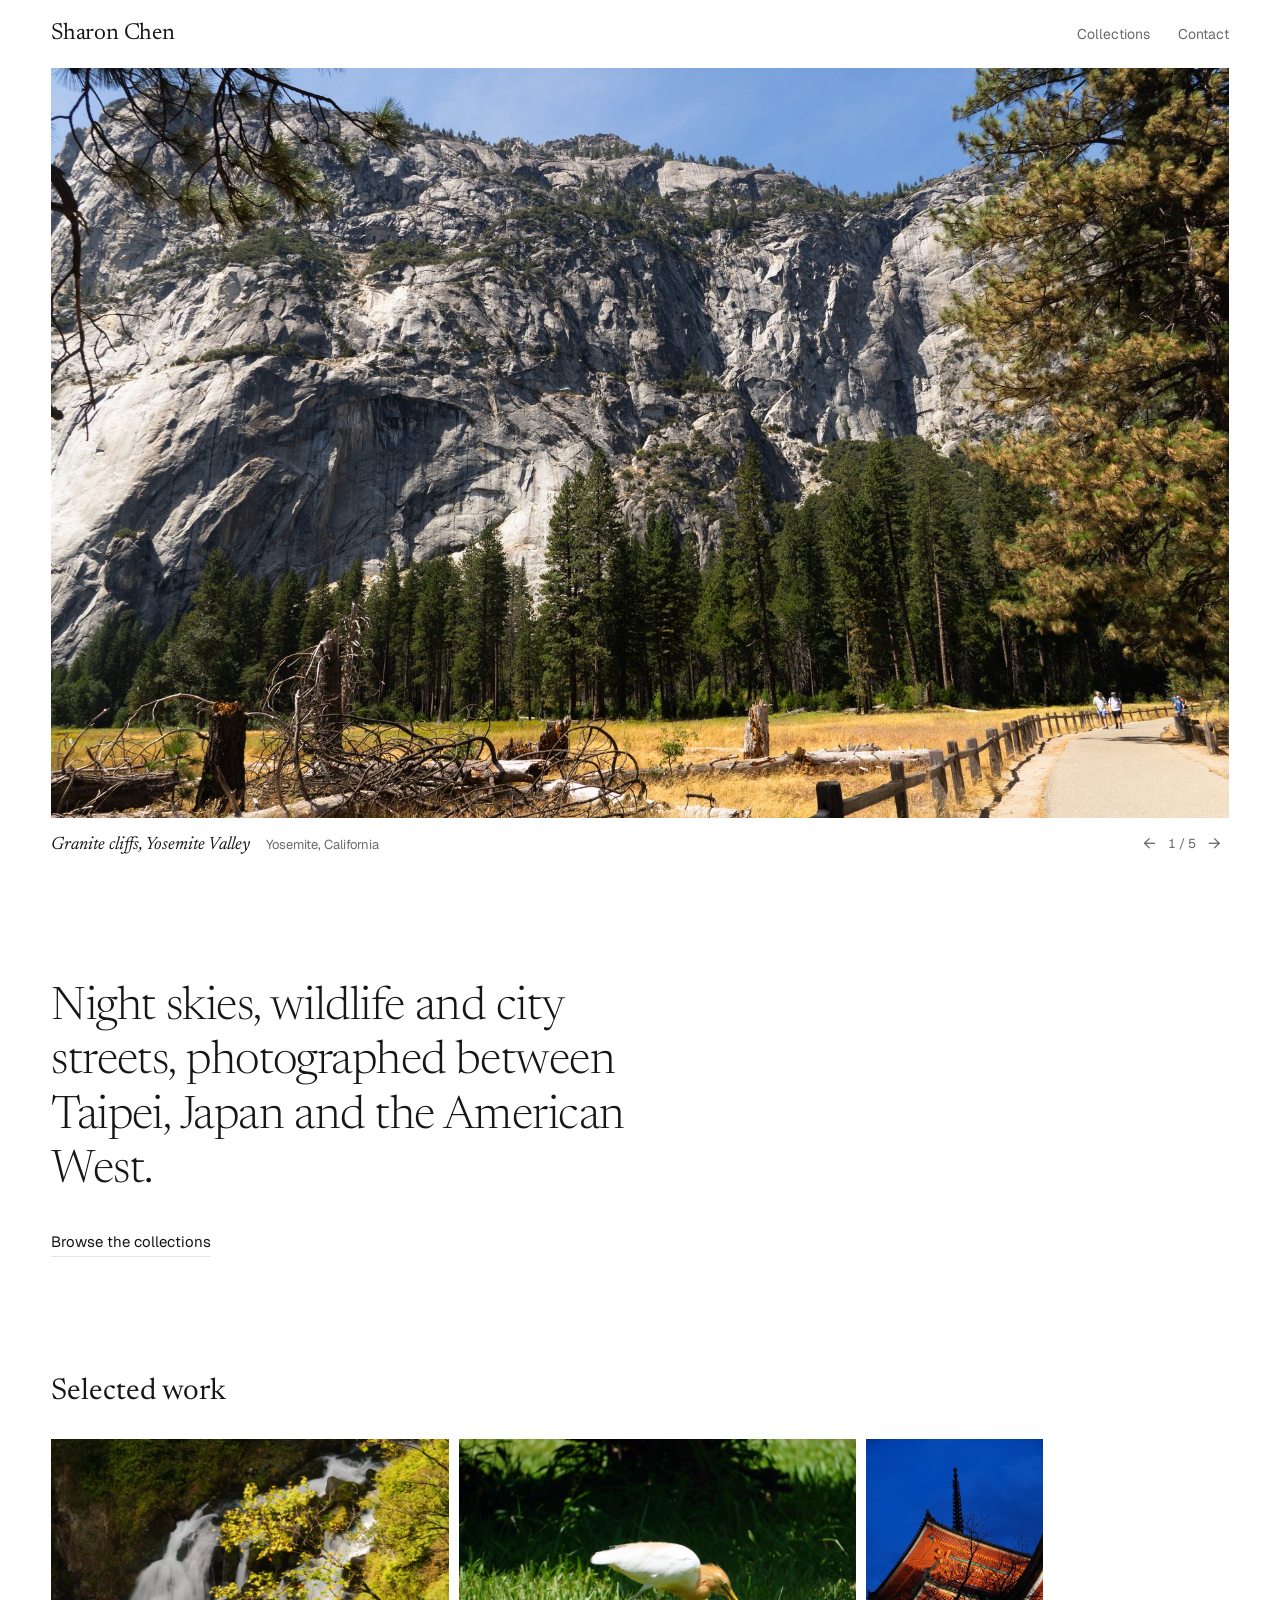
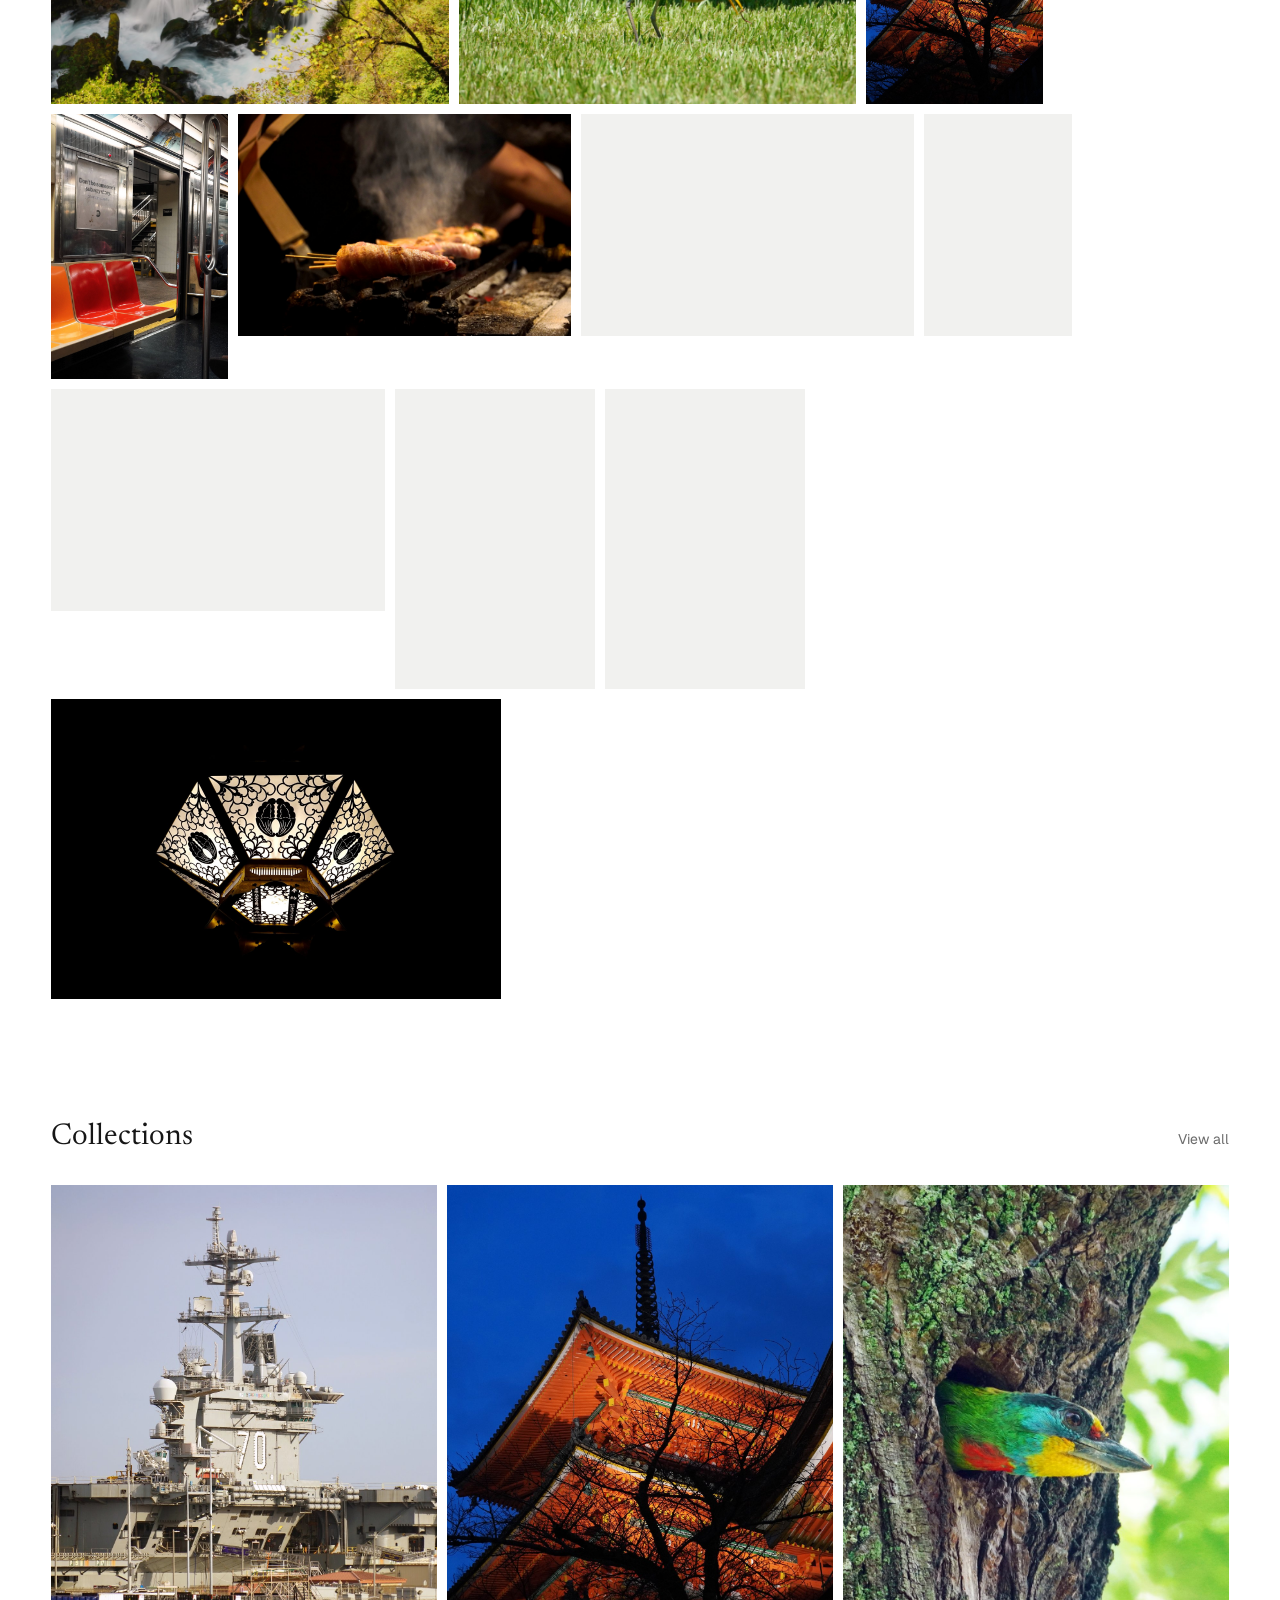
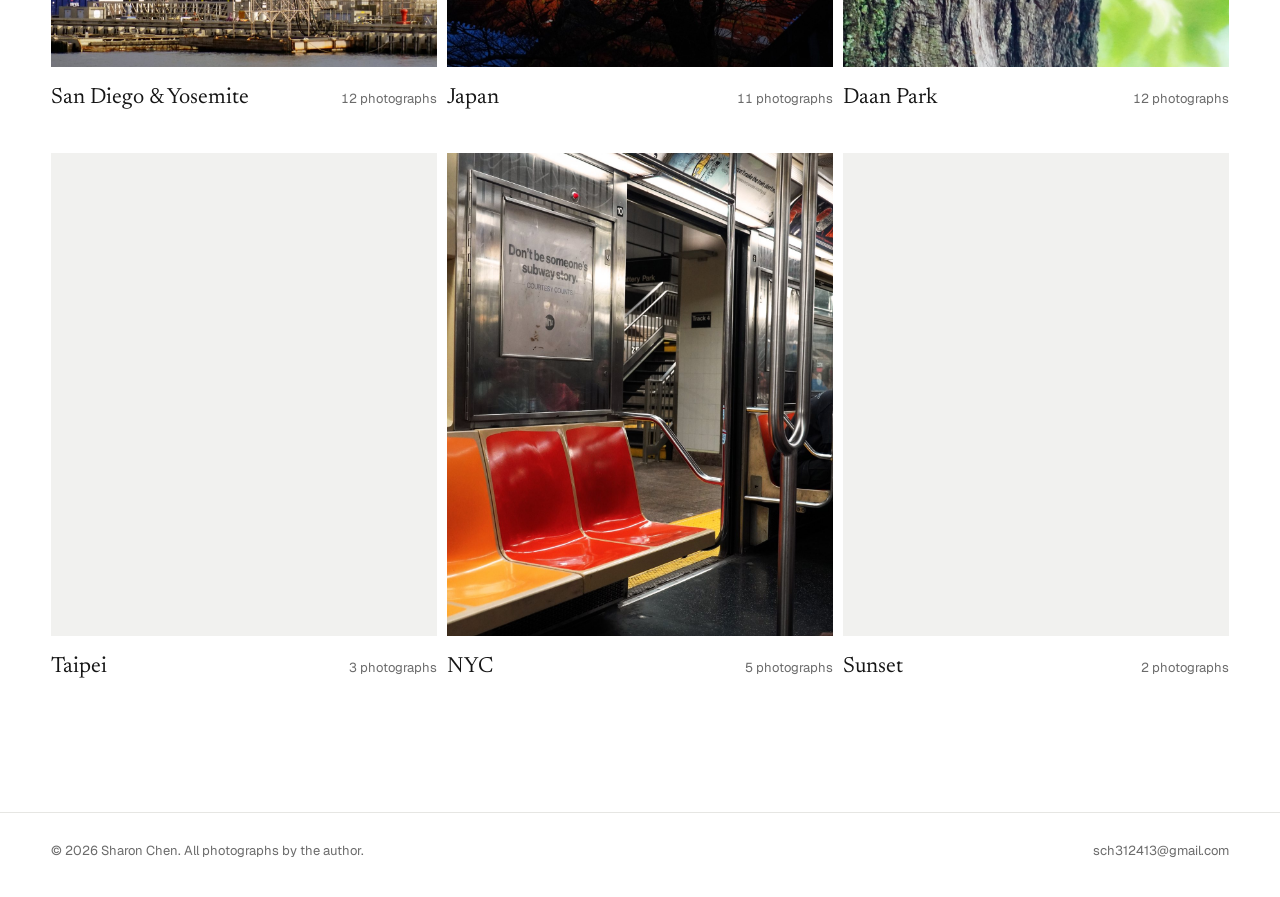
<file: index.html>
<!DOCTYPE html>
<html lang="en">
<head>
<meta charset="UTF-8" />
<meta name="viewport" content="width=device-width, initial-scale=1.0" />
<title>Sharon Chen — Photography</title>
<meta name="description" content="Photographs by Sharon Chen: night skies, wildlife and cities, from Taipei to Yosemite." />
<meta property="og:title" content="Sharon Chen — Photography" />
<meta property="og:description" content="Photographs by Sharon Chen: night skies, wildlife and cities, from Taipei to Yosemite." />
<meta property="og:image" content="photos/san-diego-yosemite/07.jpg" />
<meta name="theme-color" content="#ffffff" />
<link rel="preconnect" href="https://fonts.googleapis.com">
<link rel="preconnect" href="https://fonts.gstatic.com" crossorigin>
<link href="https://fonts.googleapis.com/css2?family=Geist:wght@400;500&family=Newsreader:ital,opsz,wght@0,6..72,300..500;1,6..72,300..500&display=swap" rel="stylesheet">
<link rel="stylesheet" href="css/style.css" />
</head>
<body>

<header class="site-header wrap">
  <a class="wordmark" href="index.html">Sharon Chen</a>
  <nav class="site-nav" aria-label="Main">
    <a href="photos.html">Collections</a>
    <a href="contact.html">Contact</a>
  </nav>
</header>

<main>
  <section class="wrap" aria-label="Featured photographs">
    <div class="hero" id="hero">
      <div id="hero-slides"></div>
    </div>
    <div class="hero-caption">
      <div class="hero-caption-text" aria-live="polite">
        <span class="hero-title" id="hero-title"></span>
        <span class="hero-place" id="hero-place"></span>
      </div>
      <div class="hero-controls">
        <button type="button" id="hero-prev" aria-label="Previous photo">&larr;</button>
        <span id="hero-count"></span>
        <button type="button" id="hero-next" aria-label="Next photo">&rarr;</button>
      </div>
    </div>
  </section>

  <section class="statement wrap">
    <p>Night skies, wildlife and city streets, photographed between Taipei, Japan and the American West.</p>
    <a class="text-link" href="photos.html">Browse the collections</a>
  </section>

  <section class="section wrap" aria-labelledby="selected-heading">
    <div class="section-head">
      <h2 id="selected-heading">Selected work</h2>
    </div>
    <div class="justified" id="selected-grid"></div>
  </section>

  <section class="section wrap" aria-labelledby="collections-heading">
    <div class="section-head">
      <h2 id="collections-heading">Collections</h2>
      <a href="photos.html">View all</a>
    </div>
    <div class="collections" id="home-collections"></div>
  </section>
</main>

<footer class="site-footer">
  <div class="wrap">
    <span>&copy; <span id="year"></span> Sharon Chen. All photographs by the author.</span>
    <a href="mailto:sch312413@gmail.com">sch312413@gmail.com</a>
  </div>
</footer>

<!-- Full-screen viewer, shared by every gallery (js/gallery.js) -->
<div class="viewer" id="viewer" role="dialog" aria-modal="true" aria-label="Photo viewer" hidden>
  <div class="viewer-top">
    <span class="viewer-count" id="viewer-count"></span>
    <button type="button" id="viewer-close">Close</button>
  </div>
  <div class="viewer-stage">
    <img class="viewer-photo" id="viewer-photo" alt="" />
    <button type="button" class="viewer-prev" id="viewer-prev" aria-label="Previous photo"><span aria-hidden="true">&larr;</span></button>
    <button type="button" class="viewer-next" id="viewer-next" aria-label="Next photo"><span aria-hidden="true">&rarr;</span></button>
  </div>
  <div class="viewer-bottom">
    <div class="viewer-caption">
      <span class="viewer-title" id="viewer-title"></span>
      <span class="viewer-place" id="viewer-place"></span>
    </div>
  </div>
</div>

<script src="js/data.js"></script>
<script src="js/gallery.js"></script>
<script src="js/main.js"></script>
</body>
</html>
</file>
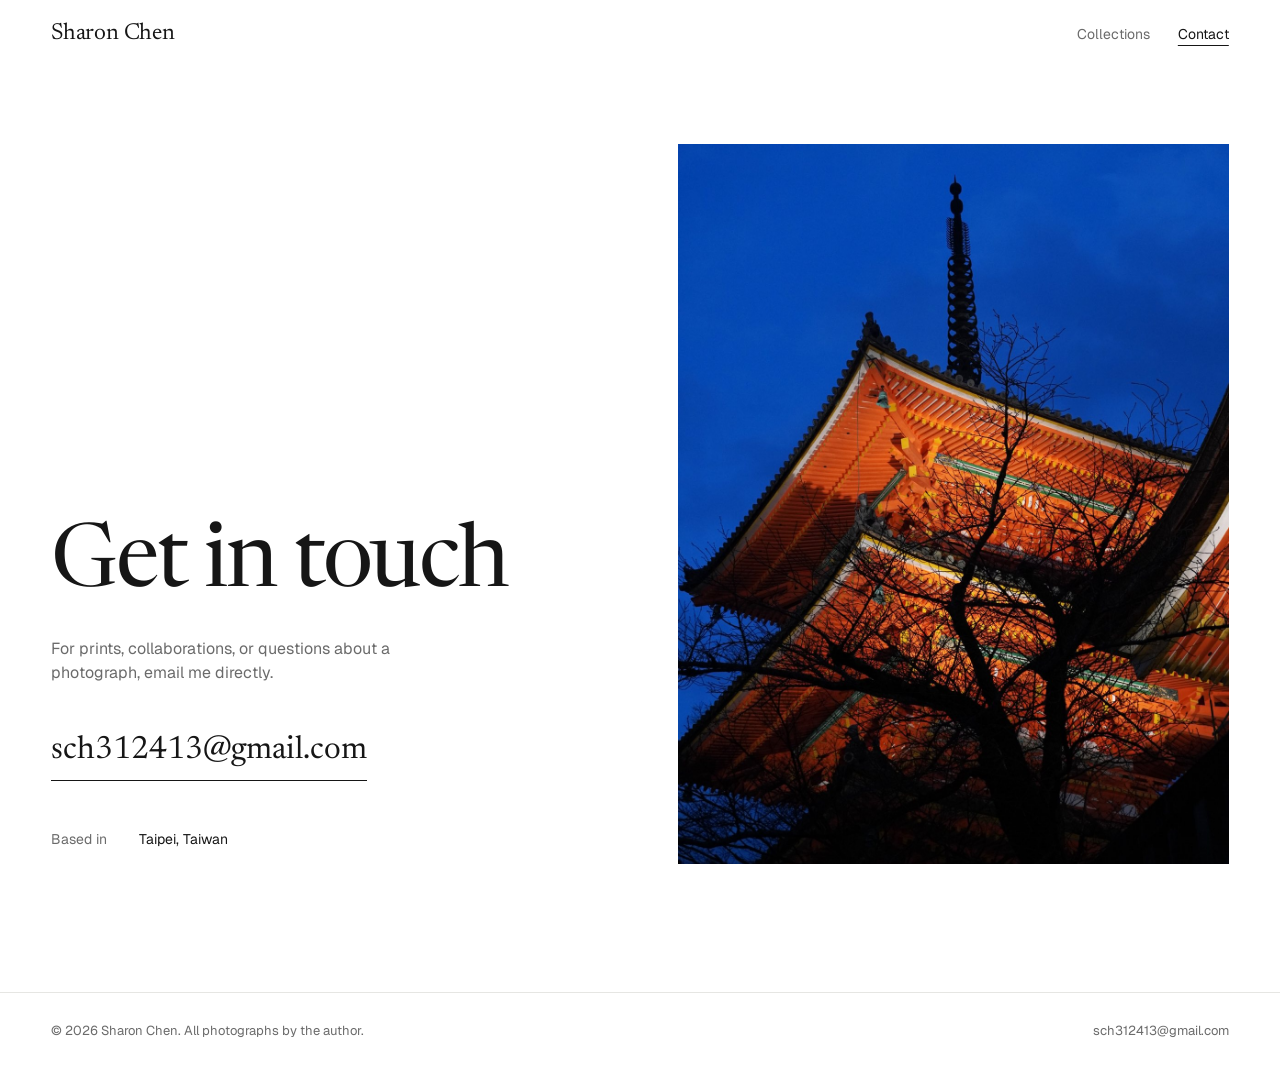
<file: contact.html>
<!DOCTYPE html>
<html lang="en">
<head>
<meta charset="UTF-8" />
<meta name="viewport" content="width=device-width, initial-scale=1.0" />
<title>Contact — Sharon Chen</title>
<meta name="description" content="Photographs by Sharon Chen: night skies, wildlife and cities, from Taipei to Yosemite." />
<meta property="og:title" content="Contact — Sharon Chen" />
<meta property="og:description" content="Photographs by Sharon Chen: night skies, wildlife and cities, from Taipei to Yosemite." />
<meta property="og:image" content="photos/san-diego-yosemite/07.jpg" />
<meta name="theme-color" content="#ffffff" />
<link rel="preconnect" href="https://fonts.googleapis.com">
<link rel="preconnect" href="https://fonts.gstatic.com" crossorigin>
<link href="https://fonts.googleapis.com/css2?family=Geist:wght@400;500&family=Newsreader:ital,opsz,wght@0,6..72,300..500;1,6..72,300..500&display=swap" rel="stylesheet">
<link rel="stylesheet" href="css/style.css" />
</head>
<body>

<header class="site-header wrap">
  <a class="wordmark" href="index.html">Sharon Chen</a>
  <nav class="site-nav" aria-label="Main">
    <a href="photos.html">Collections</a>
    <a href="contact.html" aria-current="page">Contact</a>
  </nav>
</header>

<main class="wrap">
  <section class="contact">
    <div>
      <h1>Get in touch</h1>
      <p class="contact-body">
        For prints, collaborations, or questions about a photograph,
        email me directly.
      </p>
      <a class="contact-email" href="mailto:sch312413@gmail.com">sch312413@gmail.com</a>

      <dl class="contact-meta">
        <dt>Based in</dt>
        <dd>Taipei, Taiwan</dd>
        <!-- Add more rows the same way, e.g.
        <dt>Instagram</dt>
        <dd><a class="text-link" href="https://instagram.com/yourhandle">@yourhandle</a></dd>
        -->
      </dl>
    </div>
    <div class="contact-photo">
      <img src="photos/japan/09.jpg" alt="Pagoda at blue hour" />
    </div>
  </section>
</main>

<footer class="site-footer">
  <div class="wrap">
    <span>&copy; <span id="year"></span> Sharon Chen. All photographs by the author.</span>
    <a href="mailto:sch312413@gmail.com">sch312413@gmail.com</a>
  </div>
</footer>

<script src="js/main.js"></script>
</body>
</html>
</file>
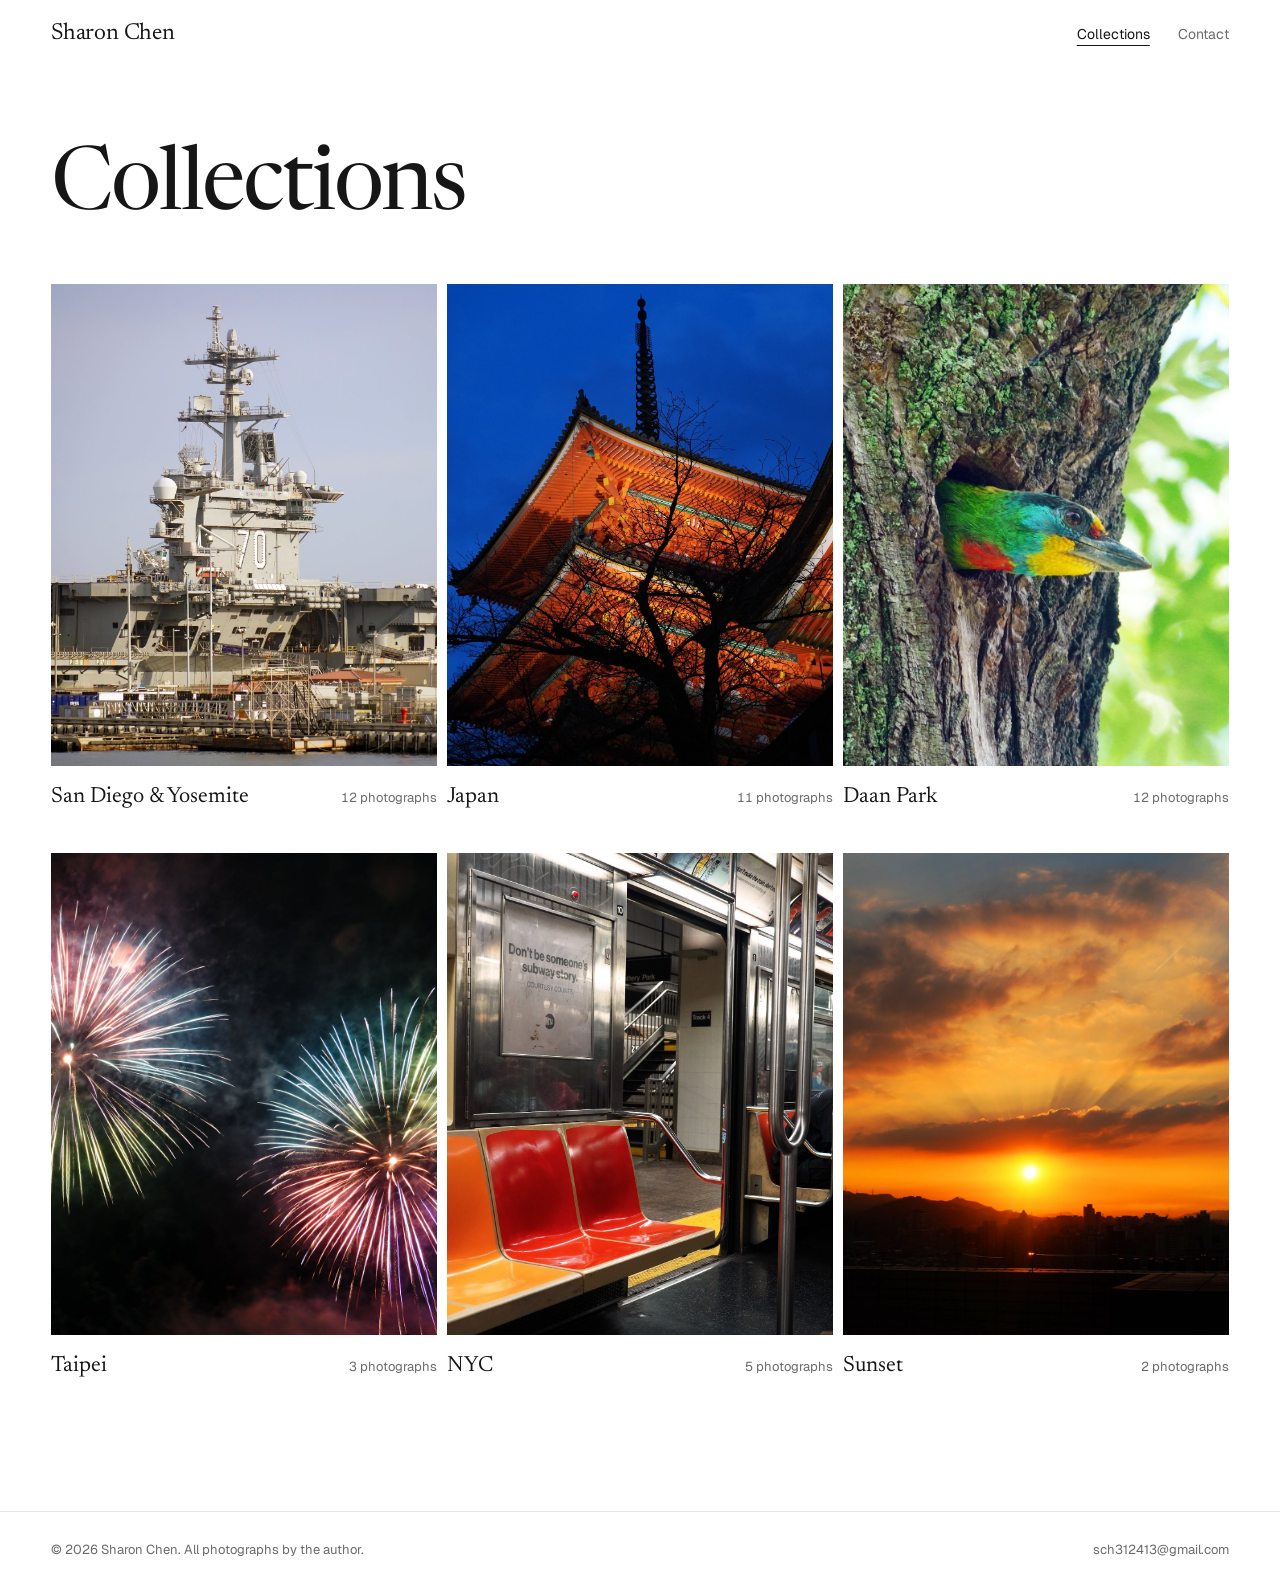
<file: photos.html>
<!DOCTYPE html>
<html lang="en">
<head>
<meta charset="UTF-8" />
<meta name="viewport" content="width=device-width, initial-scale=1.0" />
<title>Collections — Sharon Chen</title>
<meta name="description" content="Photographs by Sharon Chen: night skies, wildlife and cities, from Taipei to Yosemite." />
<meta property="og:title" content="Collections — Sharon Chen" />
<meta property="og:description" content="Photographs by Sharon Chen: night skies, wildlife and cities, from Taipei to Yosemite." />
<meta property="og:image" content="photos/san-diego-yosemite/07.jpg" />
<meta name="theme-color" content="#ffffff" />
<link rel="preconnect" href="https://fonts.googleapis.com">
<link rel="preconnect" href="https://fonts.gstatic.com" crossorigin>
<link href="https://fonts.googleapis.com/css2?family=Geist:wght@400;500&family=Newsreader:ital,opsz,wght@0,6..72,300..500;1,6..72,300..500&display=swap" rel="stylesheet">
<link rel="stylesheet" href="css/style.css" />
</head>
<body>

<header class="site-header wrap">
  <a class="wordmark" href="index.html">Sharon Chen</a>
  <nav class="site-nav" aria-label="Main">
    <a href="photos.html" aria-current="page">Collections</a>
    <a href="contact.html">Contact</a>
  </nav>
</header>

<main>
  <!-- Index of every collection: shown when the URL has no ?category= -->
  <section id="collections-index" class="wrap">
    <div class="page-head">
      <h1>Collections</h1>
    </div>
    <div class="collections" id="collections-grid"></div>
  </section>

  <!-- One collection: photos.html?category=<id> -->
  <section id="collection-view" class="wrap" hidden>
    <div class="page-head">
      <a class="crumb" href="photos.html">All collections</a>
      <h1 id="collection-title"></h1>
      <p class="page-head-sub" id="collection-sub"></p>
    </div>
    <div class="justified" id="collection-grid"></div>
    <a class="next-collection" id="next-collection" href="photos.html">
      <span>Next collection</span>
      <strong></strong>
    </a>
  </section>
</main>

<footer class="site-footer">
  <div class="wrap">
    <span>&copy; <span id="year"></span> Sharon Chen. All photographs by the author.</span>
    <a href="mailto:sch312413@gmail.com">sch312413@gmail.com</a>
  </div>
</footer>

<!-- Full-screen viewer, shared by every gallery (js/gallery.js) -->
<div class="viewer" id="viewer" role="dialog" aria-modal="true" aria-label="Photo viewer" hidden>
  <div class="viewer-top">
    <span class="viewer-count" id="viewer-count"></span>
    <button type="button" id="viewer-close">Close</button>
  </div>
  <div class="viewer-stage">
    <img class="viewer-photo" id="viewer-photo" alt="" />
    <button type="button" class="viewer-prev" id="viewer-prev" aria-label="Previous photo"><span aria-hidden="true">&larr;</span></button>
    <button type="button" class="viewer-next" id="viewer-next" aria-label="Next photo"><span aria-hidden="true">&rarr;</span></button>
  </div>
  <div class="viewer-bottom">
    <div class="viewer-caption">
      <span class="viewer-title" id="viewer-title"></span>
      <span class="viewer-place" id="viewer-place"></span>
    </div>
  </div>
</div>

<script src="js/data.js"></script>
<script src="js/gallery.js"></script>
<script src="js/main.js"></script>
</body>
</html>
</file>
<file: css/style.css>
/* =====================================================================
   style.css — Sharon Chen Photography

   A white-wall gallery: the photos carry all the color, the page stays
   quiet. Newsreader (serif) for titles and captions, Geist (sans) for
   everything functional.

     1. Tokens
     2. Base
     3. Header + footer
     4. Home: hero slideshow + statement
     5. Galleries (justified rows) + collection covers
     6. Collection page
     7. Contact page
     8. Viewer (lightbox)
     9. Small screens + reduced motion
   ===================================================================== */


/* 1. TOKENS ----------------------------------------------------------- */

:root {
  color-scheme: light;

  --paper: #ffffff;
  --ink: #161616;
  --ink-2: #6b6b6b;      /* secondary text — 5.3:1 on white */
  --rule: #e6e6e3;
  --well: #f1f1ef;       /* placeholder behind images while they load */
  --night: #000000;      /* the viewer */

  --serif: "Newsreader", "Iowan Old Style", Georgia, serif;
  --sans: "Geist", ui-sans-serif, system-ui, sans-serif;

  --gutter: clamp(16px, 4vw, 56px);
  --max: 1440px;
  --row: 300px;          /* target row height for the justified galleries */
  --gap: 10px;
}


/* 2. BASE ------------------------------------------------------------- */

@view-transition { navigation: auto; }

*, *::before, *::after { box-sizing: border-box; }

html { -webkit-text-size-adjust: 100%; }

body {
  margin: 0;
  background: var(--paper);
  color: var(--ink);
  font: 400 15px/1.55 var(--sans);
  -webkit-font-smoothing: antialiased;
  text-rendering: optimizeLegibility;
}

h1, h2, h3, p { margin: 0; }
h1, h2, h3 { font-family: var(--serif); font-weight: 400; text-wrap: balance; }

a { color: inherit; text-decoration: none; }
img { display: block; max-width: 100%; }
button { font: inherit; color: inherit; }

.wrap {
  max-width: var(--max);
  margin: 0 auto;
  padding: 0 var(--gutter);
}

a:focus-visible, button:focus-visible {
  outline: 2px solid var(--ink);
  outline-offset: 3px;
}

/* Images fade in once decoded, instead of popping in. */
.fade { opacity: 0; transition: opacity 0.5s ease; }
.fade.is-loaded { opacity: 1; }

.text-link {
  border-bottom: 1px solid var(--rule);
  padding-bottom: 2px;
  transition: border-color 0.2s ease;
}
.text-link:hover { border-color: var(--ink); }


/* 3. HEADER + FOOTER -------------------------------------------------- */

.site-header {
  display: flex;
  align-items: baseline;
  justify-content: space-between;
  gap: 1.5rem;
  padding-top: 22px;
  padding-bottom: 22px;
}

.wordmark {
  font-family: var(--serif);
  font-size: 1.45rem;
  letter-spacing: -0.01em;
  line-height: 1;
}

.site-nav { display: flex; gap: 1.75rem; }

.site-nav a {
  font-size: 0.875rem;
  color: var(--ink-2);
  transition: color 0.2s ease;
}
.site-nav a:hover { color: var(--ink); }
.site-nav a[aria-current="page"] {
  color: var(--ink);
  text-decoration: underline;
  text-underline-offset: 6px;
  text-decoration-thickness: 1px;
}

.site-footer {
  margin-top: clamp(5rem, 10vw, 9rem);
  border-top: 1px solid var(--rule);
}

.site-footer .wrap {
  display: flex;
  flex-wrap: wrap;
  justify-content: space-between;
  gap: 0.5rem 2rem;
  padding-top: 28px;
  padding-bottom: 36px;
  font-size: 0.8125rem;
  color: var(--ink-2);
}

.site-footer a:hover { color: var(--ink); }


/* 4. HOME ------------------------------------------------------------- */

.hero {
  position: relative;
  height: calc(100svh - 150px);
  min-height: 420px;
  max-height: 980px;
  background: var(--well);
  overflow: hidden;
}

.hero-slide {
  position: absolute;
  inset: 0;
  opacity: 0;
  transition: opacity 1.4s ease;
}
.hero-slide.is-active { opacity: 1; }

.hero-slide img {
  width: 100%;
  height: 100%;
  object-fit: cover;
}

/* The museum-label line under the hero: title + place on the left,
   position in the sequence + controls on the right. */
.hero-caption {
  display: flex;
  align-items: baseline;
  justify-content: space-between;
  gap: 1rem;
  padding-top: 14px;
  min-height: 48px;
}

.hero-caption-text { display: flex; flex-wrap: wrap; align-items: baseline; gap: 0.25rem 1rem; }

.hero-title {
  font-family: var(--serif);
  font-size: 1.125rem;
  font-style: italic;
}

.hero-place { font-size: 0.8125rem; color: var(--ink-2); }

.hero-controls {
  display: flex;
  align-items: center;
  gap: 0.25rem;
  font-size: 0.8125rem;
  color: var(--ink-2);
  font-variant-numeric: tabular-nums;
  white-space: nowrap;
}

.hero-controls button {
  background: none;
  border: 0;
  padding: 4px 8px;
  cursor: pointer;
  color: var(--ink-2);
  font-size: 1rem;
  line-height: 1;
}
.hero-controls button:hover { color: var(--ink); }

.statement {
  padding-top: clamp(4rem, 9vw, 8rem);
  padding-bottom: clamp(4rem, 9vw, 7rem);
}

.statement p {
  font-family: var(--serif);
  font-weight: 300;
  font-size: clamp(1.75rem, 3.6vw, 3rem);
  line-height: 1.18;
  letter-spacing: -0.012em;
  max-width: 24ch;
}

.statement .text-link {
  display: inline-block;
  margin-top: 2rem;
  font-size: 0.9375rem;
}

.section-head {
  display: flex;
  align-items: baseline;
  justify-content: space-between;
  gap: 1rem;
  margin-bottom: 1.5rem;
}

.section-head h2 { font-size: clamp(1.5rem, 2.4vw, 1.875rem); }
.section-head a { font-size: 0.875rem; color: var(--ink-2); }
.section-head a:hover { color: var(--ink); }

.section + .section { margin-top: clamp(5rem, 9vw, 8rem); }


/* 5. GALLERIES -------------------------------------------------------- */

/* Justified rows: every tile in a row is the same height and nothing is
   cropped. js/gallery.js (fitRows) sets exact sizes; the flex-grow rules
   below are only a fallback in case the script hasn't run yet. */
.justified {
  display: flex;
  flex-wrap: wrap;
  gap: var(--gap);
}

.tile {
  position: relative;
  flex-grow: var(--r);
  flex-basis: calc(var(--r) * var(--row));
  aspect-ratio: var(--r);
  background: var(--well);
  overflow: hidden;
  cursor: zoom-in;
  padding: 0;
  border: 0;
}

.tile img {
  width: 100%;
  height: 100%;
  object-fit: cover;
}

.tile::after {
  content: "";
  position: absolute;
  inset: 0;
  background: rgba(0, 0, 0, 0);
  transition: background 0.25s ease;
}
.tile:hover::after { background: rgba(0, 0, 0, 0.08); }

.collections {
  display: grid;
  grid-template-columns: repeat(3, 1fr);
  gap: clamp(2rem, 3vw, 3rem) var(--gap);
}

.collection-card { display: block; }

.collection-card-frame {
  aspect-ratio: 4 / 5;
  overflow: hidden;
  background: var(--well);
}

.collection-card-frame img {
  width: 100%;
  height: 100%;
  object-fit: cover;
  transition: transform 0.8s cubic-bezier(0.2, 0.7, 0.2, 1), opacity 0.5s ease;
}
.collection-card:hover .collection-card-frame img { transform: scale(1.03); }

.collection-card-label {
  display: flex;
  justify-content: space-between;
  align-items: baseline;
  gap: 1rem;
  padding-top: 14px;
}

.collection-card-label h3 { font-size: 1.375rem; }

.collection-card-count {
  font-size: 0.8125rem;
  color: var(--ink-2);
  font-variant-numeric: tabular-nums;
  white-space: nowrap;
}


/* 6. COLLECTION PAGE -------------------------------------------------- */

.page-head {
  padding-top: clamp(2.5rem, 6vw, 5rem);
  padding-bottom: clamp(2rem, 4vw, 3.5rem);
}

.page-head h1 {
  font-size: clamp(2.75rem, 7vw, 5.5rem);
  line-height: 1;
  letter-spacing: -0.025em;
}

.page-head-sub {
  margin-top: 1rem;
  font-size: 0.9375rem;
  color: var(--ink-2);
}

.crumb {
  display: inline-block;
  font-size: 0.875rem;
  color: var(--ink-2);
  margin-bottom: 1.5rem;
}
.crumb:hover { color: var(--ink); }

.next-collection {
  display: block;
  margin-top: clamp(4rem, 8vw, 7rem);
  padding-top: 2rem;
  border-top: 1px solid var(--rule);
}

.next-collection span {
  display: block;
  font-size: 0.875rem;
  color: var(--ink-2);
  margin-bottom: 0.5rem;
}

.next-collection strong {
  font-family: var(--serif);
  font-weight: 400;
  font-size: clamp(2rem, 5vw, 3.75rem);
  letter-spacing: -0.02em;
  line-height: 1.05;
  transition: opacity 0.2s ease;
}
.next-collection:hover strong { opacity: 0.6; }


/* 7. CONTACT ---------------------------------------------------------- */

.contact {
  display: grid;
  grid-template-columns: 1fr 1fr;
  gap: clamp(2rem, 6vw, 6rem);
  align-items: end;
  padding-top: clamp(2.5rem, 6vw, 5rem);
}

.contact h1 {
  font-size: clamp(2.75rem, 7vw, 5.5rem);
  line-height: 1;
  letter-spacing: -0.025em;
}

.contact-body {
  margin-top: 1.75rem;
  max-width: 38ch;
  color: var(--ink-2);
  font-size: 1rem;
}

.contact-email {
  display: inline-block;
  margin-top: 2.5rem;
  font-family: var(--serif);
  font-size: clamp(1.375rem, 2.6vw, 2rem);
  border-bottom: 1px solid var(--ink);
  padding-bottom: 4px;
  transition: opacity 0.2s ease;
}
.contact-email:hover { opacity: 0.6; }

.contact-meta {
  margin-top: 3rem;
  display: grid;
  grid-template-columns: max-content 1fr;
  gap: 0.5rem 2rem;
  font-size: 0.875rem;
}
.contact-meta dt { color: var(--ink-2); }
.contact-meta dd { margin: 0; }

.contact-photo {
  height: min(calc(100svh - 180px), 760px);
  min-height: 360px;
  background: var(--well);
  overflow: hidden;
}
.contact-photo img { width: 100%; height: 100%; object-fit: cover; }


/* 8. VIEWER ----------------------------------------------------------- */

.viewer {
  position: fixed;
  inset: 0;
  z-index: 100;
  background: var(--night);
  color: #f2f2f2;
  display: grid;
  grid-template-rows: auto 1fr auto;
  opacity: 0;
  transition: opacity 0.25s ease;
}
.viewer[hidden] { display: none; }
.viewer.is-open { opacity: 1; }

.viewer-top, .viewer-bottom {
  display: flex;
  align-items: baseline;
  justify-content: space-between;
  gap: 1rem;
  padding: 16px var(--gutter);
  font-size: 0.8125rem;
}

.viewer-count { color: #9a9a9a; font-variant-numeric: tabular-nums; }

.viewer button {
  background: none;
  border: 0;
  cursor: pointer;
  color: #9a9a9a;
  padding: 6px 0;
  transition: color 0.2s ease;
}
.viewer button:hover { color: #fff; }
.viewer button:focus-visible { outline-color: #fff; }

.viewer-stage {
  position: relative;
  min-height: 0;
  display: flex;
  align-items: center;
  justify-content: center;
  padding: 0 var(--gutter);
}

.viewer-photo {
  max-width: 100%;
  max-height: 100%;
  object-fit: contain;
  user-select: none;
  -webkit-user-drag: none;
}

/* Prev/next cover each half of the stage, so a click anywhere on the
   left or right of the photo moves through the set. */
.viewer-prev, .viewer-next {
  position: absolute;
  top: 0;
  bottom: 0;
  width: 50%;
  display: flex;
  align-items: center;
  font-size: 1.5rem;
}
.viewer .viewer-prev { left: 0; justify-content: flex-start; padding-left: var(--gutter); cursor: w-resize; }
.viewer .viewer-next { right: 0; justify-content: flex-end; padding-right: var(--gutter); cursor: e-resize; }
.viewer-prev span, .viewer-next span { opacity: 0; transition: opacity 0.2s ease; }
.viewer-prev:hover span, .viewer-next:hover span,
.viewer-prev:focus-visible span, .viewer-next:focus-visible span { opacity: 1; }

.viewer-caption { display: flex; flex-wrap: wrap; align-items: baseline; gap: 0.25rem 1rem; }

.viewer-title {
  font-family: var(--serif);
  font-style: italic;
  font-size: 1.0625rem;
  color: #f2f2f2;
}

.viewer-place { color: #9a9a9a; }


/* 9. SMALL SCREENS + REDUCED MOTION ----------------------------------- */

@media (max-width: 900px) {
  .collections { grid-template-columns: repeat(2, 1fr); }
  .contact { grid-template-columns: 1fr; align-items: start; }
  .contact-photo { height: auto; min-height: 0; aspect-ratio: 3 / 2; order: -1; }
}

@media (max-width: 600px) {
  :root { --row: 170px; --gap: 6px; }

  .site-header { padding-top: 18px; padding-bottom: 18px; }
  .wordmark { font-size: 1.25rem; }
  .site-nav { gap: 1.25rem; }

  .hero { height: 62svh; min-height: 340px; }
  .hero-caption { flex-direction: column; gap: 0.25rem; }
  .hero-controls { margin-left: -8px; }

  .collections { grid-template-columns: 1fr 1fr; gap: 1.75rem var(--gap); }
  .collection-card-label { flex-direction: column; gap: 0.1rem; padding-top: 10px; }
  .collection-card-label h3 { font-size: 1.125rem; }

  /* On touch screens, swipe instead of tapping half the photo. */
  .viewer-prev span, .viewer-next span { display: none; }
}

@media (prefers-reduced-motion: reduce) {
  @view-transition { navigation: none; }
  *, *::before, *::after { transition-duration: 0.01ms !important; }
}
</file>
